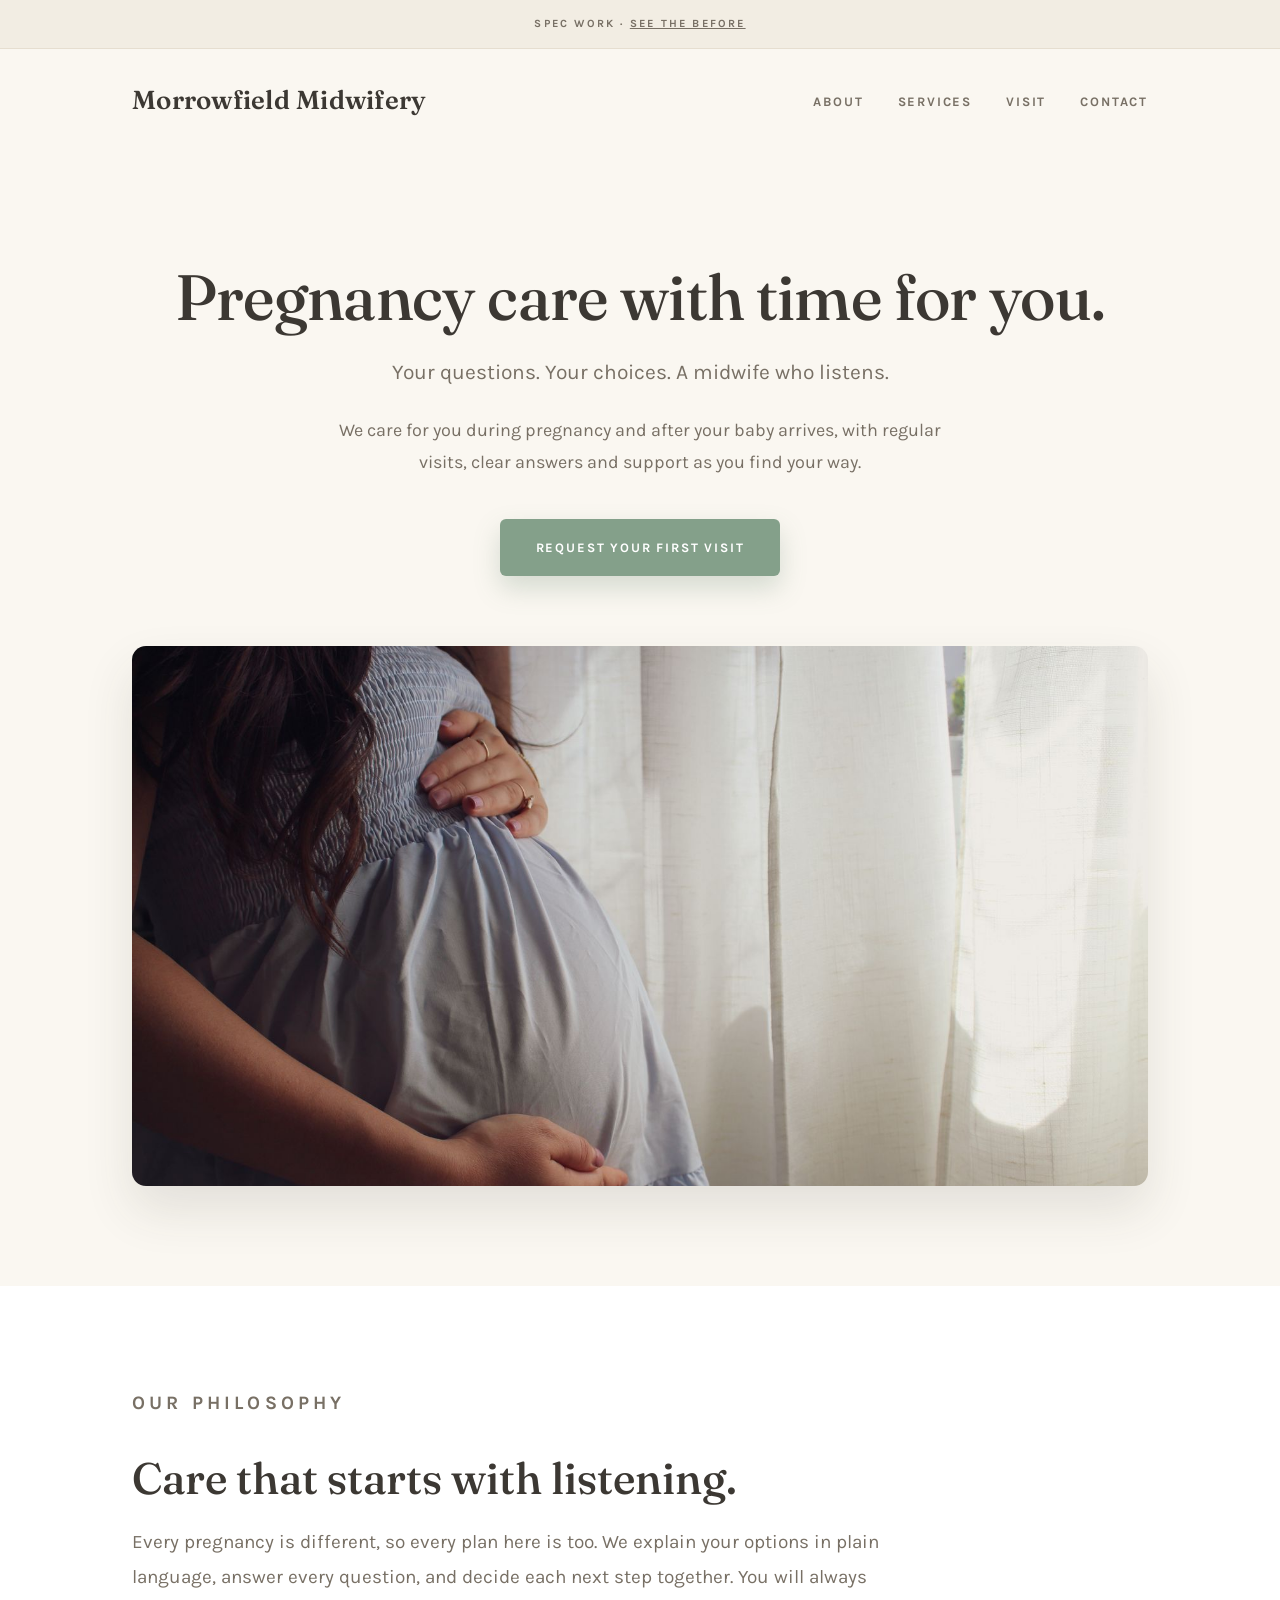
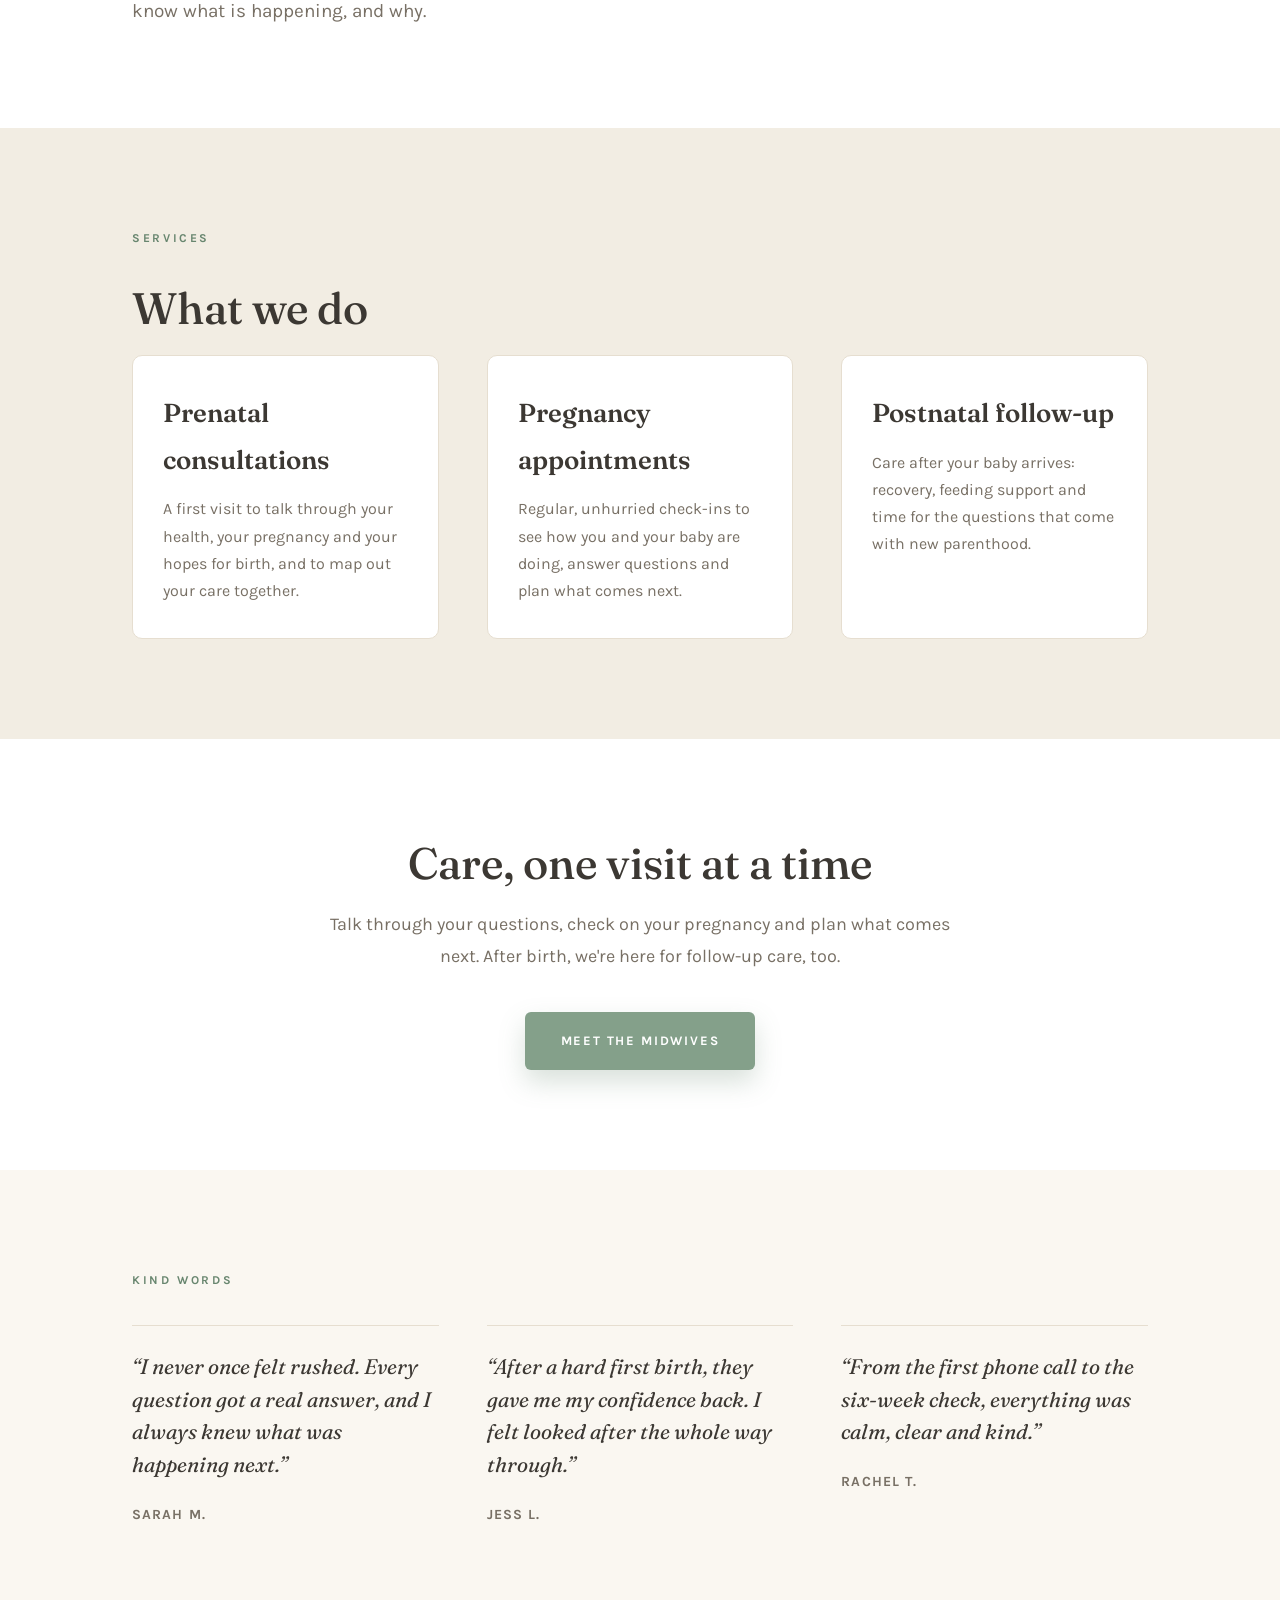
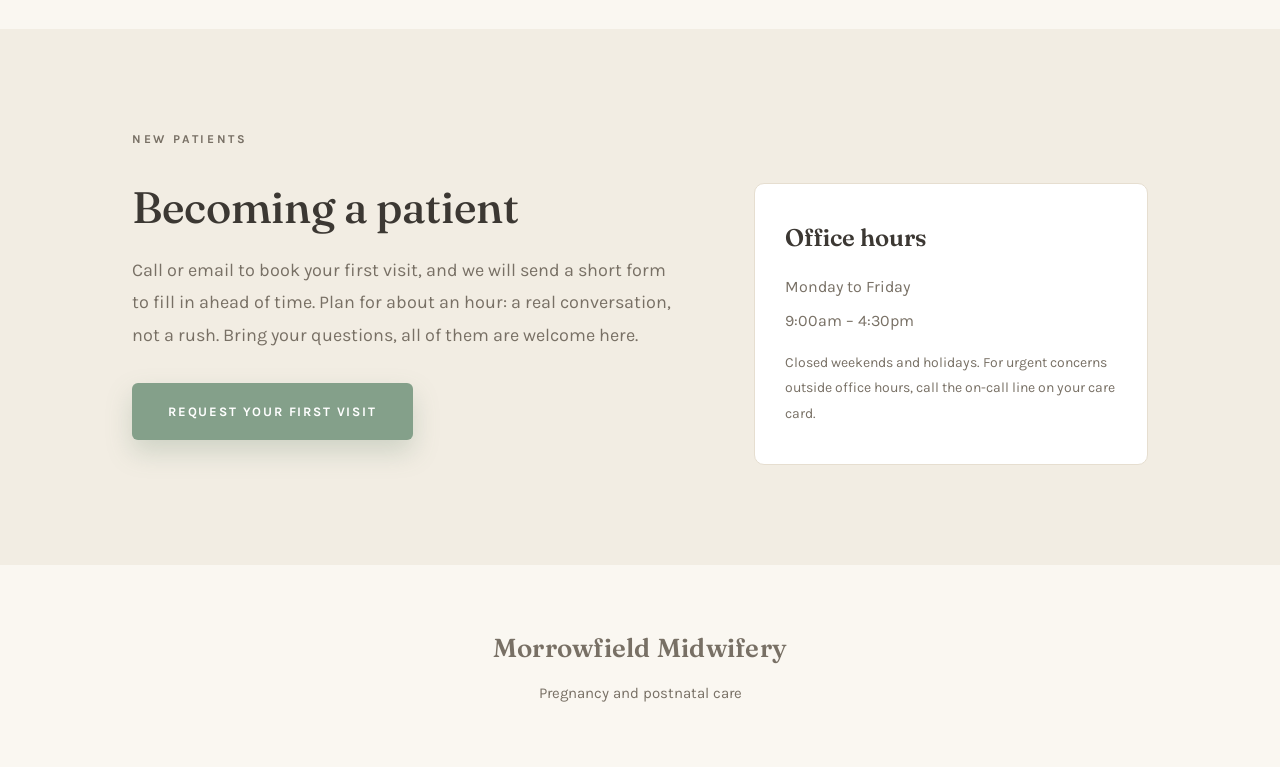
<file: morrowfield/index.html>
<!DOCTYPE html>
<html lang="en">
<head>
<meta charset="UTF-8">
<title>Morrowfield Midwifery</title>
<link rel="preconnect" href="https://fonts.googleapis.com">
<link rel="preconnect" href="https://fonts.gstatic.com" crossorigin>
<link href="https://fonts.googleapis.com/css2?family=Fraunces:ital,wght@0,400;0,500;0,600;1,400&family=Karla:wght@300;400;500;600;700&display=swap" rel="stylesheet">
<style>
*{margin:0;padding:0;box-sizing:border-box;}
:root{
--cream:#FAF7F1;
--warm:#F2EDE3;
--white:#FFFFFF;
--text:#3C3833;
--soft:#787065;
--accent:#84A08A;
--accent-dark:#68866F;
--line:#E6DED0;
}
body{font-family:'Karla',sans-serif;font-size:18px;line-height:1.8;background:var(--cream);color:var(--text);-webkit-font-smoothing:antialiased;}
a{text-decoration:none;color:inherit;}
.container{max-width:1100px;margin:auto;padding:0 42px;}
.spec-label{text-align:center;font-size:11px;letter-spacing:.2em;text-transform:uppercase;font-weight:700;color:var(--soft);padding:14px 0;background:var(--warm);border-bottom:1px solid var(--line);}
header{padding:28px 0;}
.header-inner{display:flex;justify-content:space-between;align-items:center;}
.wordmark{font-family:'Fraunces',Georgia,serif;font-size:26px;font-weight:600;letter-spacing:.01em;}
.topnav a{font-size:13px;letter-spacing:.14em;text-transform:uppercase;font-weight:700;color:var(--soft);margin-left:30px;}
.topnav a:hover{color:var(--accent-dark);}

.hero{padding:110px 0 70px;text-align:center;}
.hero h1{font-family:'Fraunces',Georgia,serif;font-size:64px;font-weight:500;line-height:1.1;letter-spacing:-.01em;margin-bottom:22px;}
.hero .sub{font-size:21px;color:var(--soft);margin-bottom:22px;}
.hero p.copy{max-width:640px;margin:0 auto 40px;color:var(--soft);}
.btn{display:inline-block;padding:17px 36px;background:var(--accent);color:#fff;border-radius:6px;font-size:13px;letter-spacing:.14em;text-transform:uppercase;font-weight:700;box-shadow:0 12px 26px rgba(104,134,111,.25);}
.btn:hover{background:var(--accent-dark);}

.section-label{font-size:12px;letter-spacing:.22em;text-transform:uppercase;font-weight:700;color:var(--accent-dark);margin-bottom:34px;}

.philosophy{background:var(--white);padding:100px 0;}
.philosophy-inner{max-width:760px;}
.philosophy h2,.services h2,.stories h2,.visit h2{font-family:'Fraunces',Georgia,serif;font-size:44px;font-weight:500;line-height:1.12;margin-bottom:22px;}
.philosophy p{color:var(--soft);font-size:19px;}

.services{background:var(--warm);padding:100px 0;}
.services-grid{display:grid;grid-template-columns:repeat(3,1fr);gap:48px;margin-top:10px;}
.service{background:var(--white);border:1px solid var(--line);border-radius:10px;padding:34px 30px;}
.service h3{font-family:'Fraunces',Georgia,serif;font-size:26px;font-weight:600;margin-bottom:12px;}
.service p{font-size:16px;color:var(--soft);line-height:1.7;}

.care{background:var(--white);padding:100px 0;text-align:center;}
.care h2{font-family:'Fraunces',Georgia,serif;font-size:44px;font-weight:500;line-height:1.1;margin-bottom:20px;}
.care p{max-width:620px;margin:0 auto 40px;color:var(--soft);}

.stories{background:var(--cream);padding:100px 0;}
.stories-grid{display:grid;grid-template-columns:repeat(3,1fr);gap:48px;}
.story{padding-top:24px;border-top:1px solid var(--line);}
.story p{font-family:'Fraunces',Georgia,serif;font-size:21px;font-style:italic;line-height:1.55;color:var(--text);margin-bottom:16px;}
.story span{font-size:14px;letter-spacing:.08em;text-transform:uppercase;font-weight:700;color:var(--soft);}

.visit{background:var(--warm);padding:100px 0;}
.visit-grid{display:grid;grid-template-columns:1.4fr 1fr;gap:70px;align-items:start;}
.visit p{color:var(--soft);margin-bottom:32px;max-width:560px;}
.hours{background:var(--white);border:1px solid var(--line);border-radius:10px;padding:32px 30px;}
.hours h3{font-family:'Fraunces',Georgia,serif;font-size:24px;font-weight:600;margin-bottom:14px;}
.hours p{color:var(--soft);font-size:16px;margin:0 0 6px;}
.hours .note{font-size:14px;color:var(--soft);margin-top:14px;}


.photo-band{background:var(--cream);padding:0 0 100px;}
.photo-band img{width:100%;height:540px;object-fit:cover;object-position:center 30%;border-radius:14px;display:block;box-shadow:0 24px 50px rgba(60,56,51,.12);}
footer{padding:60px 0;text-align:center;color:var(--soft);font-size:15px;}
footer .wordmark{display:block;margin-bottom:8px;}
</style>
</head>
<body>

<div class="spec-label">Spec work &middot; <a href="before.html" style="color:inherit;text-decoration:underline;">See the before</a></div>

<header>
  <div class="container header-inner">
    <span class="wordmark">Morrowfield Midwifery</span>
    <nav class="topnav">
      <a href="#">About</a>
      <a href="#">Services</a>
      <a href="#">Visit</a>
      <a href="#">Contact</a>
    </nav>
  </div>
</header>

<section class="hero">
  <div class="container">
    <h1>Pregnancy care with time for you.</h1>
    <p class="sub">Your questions. Your choices. A midwife who listens.</p>
    <p class="copy">We care for you during pregnancy and after your baby arrives, with regular visits, clear answers and support as you find your way.</p>
    <a class="btn" href="#">Request your first visit</a>
  </div>
</section>

<section class="photo-band">
  <div class="container">
    <img src="midwife-hero.jpg" alt="An expectant mother cradling her belly by a sunlit window">
  </div>
</section>

<section class="philosophy">
  <div class="container">
    <p class="section-label">Our philosophy</p>
    <div class="philosophy-inner">
      <h2>Care that starts with listening.</h2>
      <p>Every pregnancy is different, so every plan here is too. We explain your options in plain language, answer every question, and decide each next step together. You will always know what is happening, and why.</p>
    </div>
  </div>
</section>

<section class="services">
  <div class="container">
    <p class="section-label">Services</p>
    <h2>What we do</h2>
    <div class="services-grid">
      <div class="service">
        <h3>Prenatal consultations</h3>
        <p>A first visit to talk through your health, your pregnancy and your hopes for birth, and to map out your care together.</p>
      </div>
      <div class="service">
        <h3>Pregnancy appointments</h3>
        <p>Regular, unhurried check-ins to see how you and your baby are doing, answer questions and plan what comes next.</p>
      </div>
      <div class="service">
        <h3>Postnatal follow&#8209;up</h3>
        <p>Care after your baby arrives: recovery, feeding support and time for the questions that come with new parenthood.</p>
      </div>
    </div>
  </div>
</section>

<section class="care">
  <div class="container">
    <h2>Care, one visit at a time</h2>
    <p>Talk through your questions, check on your pregnancy and plan what comes next. After birth, we're here for follow-up care, too.</p>
    <a class="btn" href="#">Meet the midwives</a>
  </div>
</section>

<section class="stories">
  <div class="container">
    <p class="section-label">Kind words</p>
    <div class="stories-grid">
      <div class="story">
        <p>&ldquo;I never once felt rushed. Every question got a real answer, and I always knew what was happening next.&rdquo;</p>
        <span>Sarah M.</span>
      </div>
      <div class="story">
        <p>&ldquo;After a hard first birth, they gave me my confidence back. I felt looked after the whole way through.&rdquo;</p>
        <span>Jess L.</span>
      </div>
      <div class="story">
        <p>&ldquo;From the first phone call to the six-week check, everything was calm, clear and kind.&rdquo;</p>
        <span>Rachel T.</span>
      </div>
    </div>
  </div>
</section>

<section class="visit">
  <div class="container">
    <p class="section-label">New patients</p>
    <div class="visit-grid">
      <div>
        <h2>Becoming a patient</h2>
        <p>Call or email to book your first visit, and we will send a short form to fill in ahead of time. Plan for about an hour: a real conversation, not a rush. Bring your questions, all of them are welcome here.</p>
        <a class="btn" href="#">Request your first visit</a>
      </div>
      <div class="hours">
        <h3>Office hours</h3>
        <p>Monday to Friday</p>
        <p>9:00am &ndash; 4:30pm</p>
        <p class="note">Closed weekends and holidays. For urgent concerns outside office hours, call the on-call line on your care card.</p>
      </div>
    </div>
  </div>
</section>

<footer>
  <span class="wordmark">Morrowfield Midwifery</span>
  Pregnancy and postnatal care
</footer>

</body>
</html>
</file>
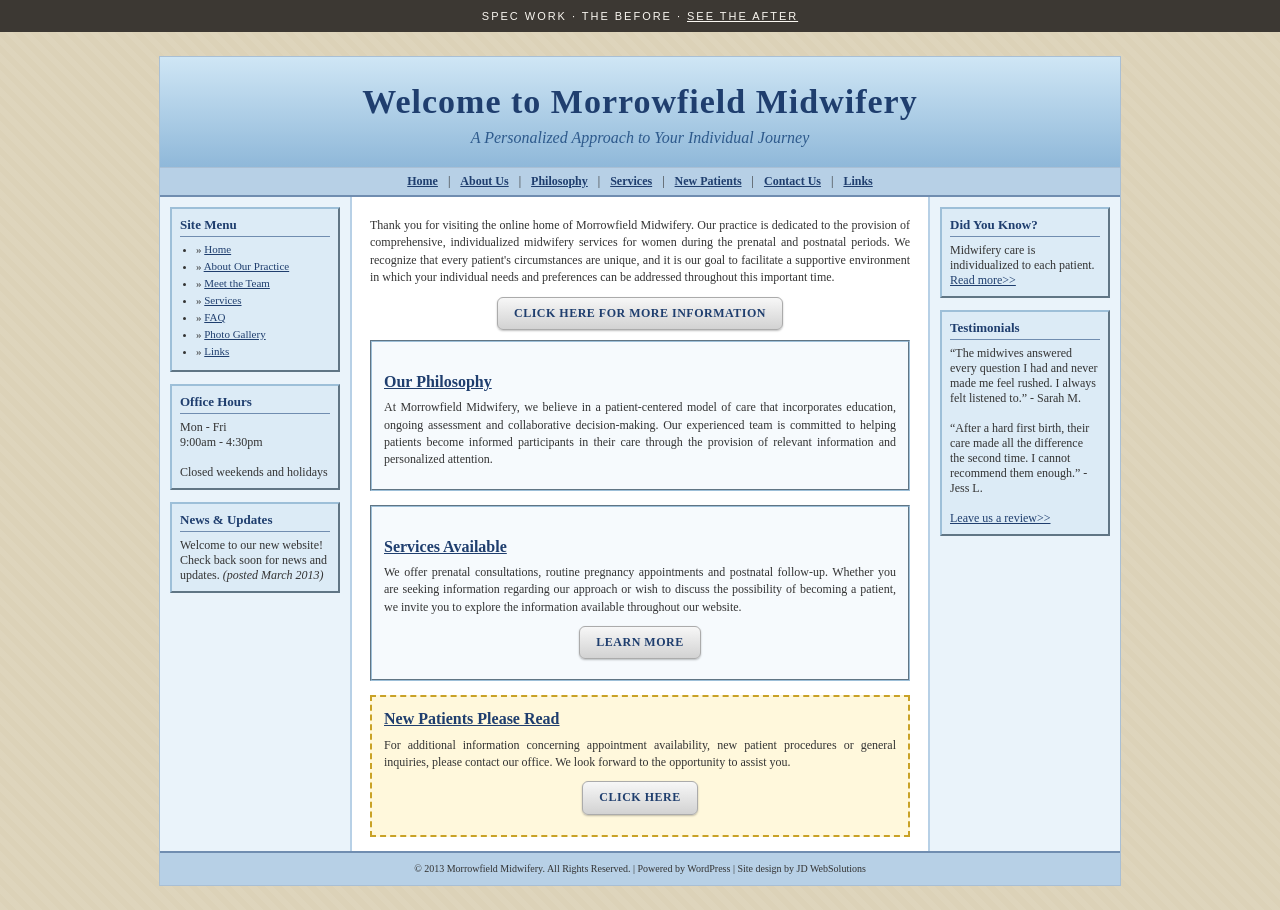
<file: morrowfield/before.html>
<!DOCTYPE html>
<html>
<head>
<meta charset="UTF-8">
<title>Welcome to Morrowfield Midwifery!!</title>
<style>
body{margin:0;background:#D9CEB2 url('') repeat;font-family:'Times New Roman','Liberation Serif',Times,serif;font-size:12px;color:#333;}
/* subtle 2008 tiled background via gradient */
body{background-color:#DCD2B8;background-image:repeating-linear-gradient(45deg,rgba(255,255,255,.06) 0 6px,transparent 6px 12px);}
.wrap{width:960px;margin:24px auto;background:#FFFFFF;border:1px solid #A9BFD4;padding:0;}
.banner{background:linear-gradient(#CFE6F5,#8FB8D9);border-bottom:1px solid #A9BFD4;text-align:center;padding:26px 10px 20px;}
.banner h1{font-size:34px;color:#1F3E6E;margin:0;font-weight:bold;letter-spacing:1px;}
.banner p{font-size:16px;font-style:italic;color:#2E5A8C;margin:8px 0 0;}
.banner .flower{color:#FFFFFF;font-size:20px;}
.navbar{background:#B7D0E6;border-bottom:2px solid #708DB0;text-align:center;padding:6px 0;font-size:12px;}
.navbar a{color:#1F3E6E;text-decoration:underline;margin:0 10px;font-weight:bold;}
table.layout{border-collapse:collapse;width:100%;}
td{vertical-align:top;}
.side{width:170px;background:#EAF3FA;border-right:2px solid #B7D0E6;padding:10px;}
.side .box{border:2px outset #9DBFD8;background:#DCEBF6;margin-bottom:12px;padding:8px;}
.side h3{font-size:13px;color:#1F3E6E;margin:0 0 6px;border-bottom:1px solid #708DB0;padding-bottom:3px;}
.side ul{margin:0;padding-left:16px;}
.side li{margin-bottom:5px;font-size:11px;}
.side a{color:#1F3E6E;}
.main{padding:14px 18px;font-size:12px;text-align:justify;line-height:1.45;}
.main h2{font-size:16px;color:#1F3E6E;text-decoration:underline;margin:18px 0 6px;}
.main p{margin:6px 0 10px;}
.cbox{border:2px groove #9DBFD8;background:#F6FAFD;padding:10px 12px;margin-bottom:14px;}
.notice{border:2px dashed #C9A227;background:#FFF8DC;padding:10px 12px;}
.btn{display:inline-block;font-family:'Times New Roman','Liberation Serif',Times,serif;font-weight:bold;font-size:12px;color:#1F3E6E;background:linear-gradient(#F7F7F7,#D2D2D2);border:1px solid #ABABAB;border-radius:6px;box-shadow:0 1px 2px rgba(0,0,0,.25);padding:7px 16px;text-decoration:none;letter-spacing:.5px;}
.center{text-align:center;}
.counter{font-family:'Courier New',monospace;font-size:11px;}
.counter span{background:#000;color:#7CFC00;padding:1px 4px;border:1px inset #555;letter-spacing:1px;}
.footer{background:#B7D0E6;border-top:2px solid #708DB0;text-align:center;font-size:10px;color:#333;padding:8px;line-height:1.6;}
.blink{color:#B03030;font-weight:bold;}
</style>
</head>
<body>
<div style="background:#3C3833;color:#FAF7F1;font-family:Arial,Helvetica,sans-serif;font-size:11px;letter-spacing:.18em;text-transform:uppercase;padding:10px;text-align:center;">Spec work &middot; The before &middot; <a href="index.html" style="color:#FAF7F1;text-decoration:underline;">See the after</a></div>
<div class="wrap">
  <div class="banner">
    <h1>Welcome to Morrowfield Midwifery</h1>
    <p>A Personalized Approach to Your Individual Journey</p>
  </div>
  <div class="navbar">
    <a href="#">Home</a>|<a href="#">About Us</a>|<a href="#">Philosophy</a>|<a href="#">Services</a>|<a href="#">New Patients</a>|<a href="#">Contact Us</a>|<a href="#">Links</a>
  </div>
  <table class="layout">
    <tr>
      <td class="side">
        <div class="box">
          <h3>Site Menu</h3>
          <ul>
            <li>&raquo; <a href="#">Home</a></li>
            <li>&raquo; <a href="#">About Our Practice</a></li>
            <li>&raquo; <a href="#">Meet the Team</a></li>
            <li>&raquo; <a href="#">Services</a></li>
            <li>&raquo; <a href="#">FAQ</a></li>
            <li>&raquo; <a href="#">Photo Gallery</a></li>
            <li>&raquo; <a href="#">Links</a></li>
          </ul>
        </div>
        <div class="box">
          <h3>Office Hours</h3>
          Mon - Fri<br>9:00am - 4:30pm<br><br>Closed weekends and holidays
        </div>
        <div class="box">
          <h3>News &amp; Updates</h3>
          Welcome to our new website! Check back soon for news and updates. <i>(posted March 2013)</i>
        </div>
      </td>
      <td class="main">
        <p>Thank you for visiting the online home of Morrowfield Midwifery. Our practice is dedicated to the provision of comprehensive, individualized midwifery services for women during the prenatal and postnatal periods. We recognize that every patient's circumstances are unique, and it is our goal to facilitate a supportive environment in which your individual needs and preferences can be addressed throughout this important time.</p>
        <p class="center"><a class="btn" href="#">CLICK HERE FOR MORE INFORMATION</a></p>

        <div class="cbox">
          <h2>Our Philosophy</h2>
          <p>At Morrowfield Midwifery, we believe in a patient-centered model of care that incorporates education, ongoing assessment and collaborative decision-making. Our experienced team is committed to helping patients become informed participants in their care through the provision of relevant information and personalized attention.</p>
        </div>

        <div class="cbox">
          <h2>Services Available</h2>
          <p>We offer prenatal consultations, routine pregnancy appointments and postnatal follow-up. Whether you are seeking information regarding our approach or wish to discuss the possibility of becoming a patient, we invite you to explore the information available throughout our website.</p>
          <p class="center"><a class="btn" href="#">LEARN MORE</a></p>
        </div>

        <div class="notice">
          <h2 style="margin-top:0;">New Patients Please Read</h2>
          <p>For additional information concerning appointment availability, new patient procedures or general inquiries, please contact our office. We look forward to the opportunity to assist you.</p>
          <p class="center"><a class="btn" href="#">CLICK HERE</a></p>
        </div>
      </td>
      <td class="side" style="border-right:none;border-left:2px solid #B7D0E6;">
        <div class="box">
          <h3>Did You Know?</h3>
          Midwifery care is individualized to each patient. <a href="#">Read more&gt;&gt;</a>
        </div>
        <div class="box">
          <h3>Testimonials</h3>
          &ldquo;The midwives answered every question I had and never made me feel rushed. I always felt listened to.&rdquo; - Sarah M.<br><br>&ldquo;After a hard first birth, their care made all the difference the second time. I cannot recommend them enough.&rdquo; - Jess L.<br><br><a href="#">Leave us a review&gt;&gt;</a>
        </div>
        </td>
    </tr>
  </table>
  <div class="footer">
    &copy; 2013 Morrowfield Midwifery. All Rights Reserved. | Powered by WordPress | Site design by JD WebSolutions
  </div>
</div>
</body>
</html>
</file>
